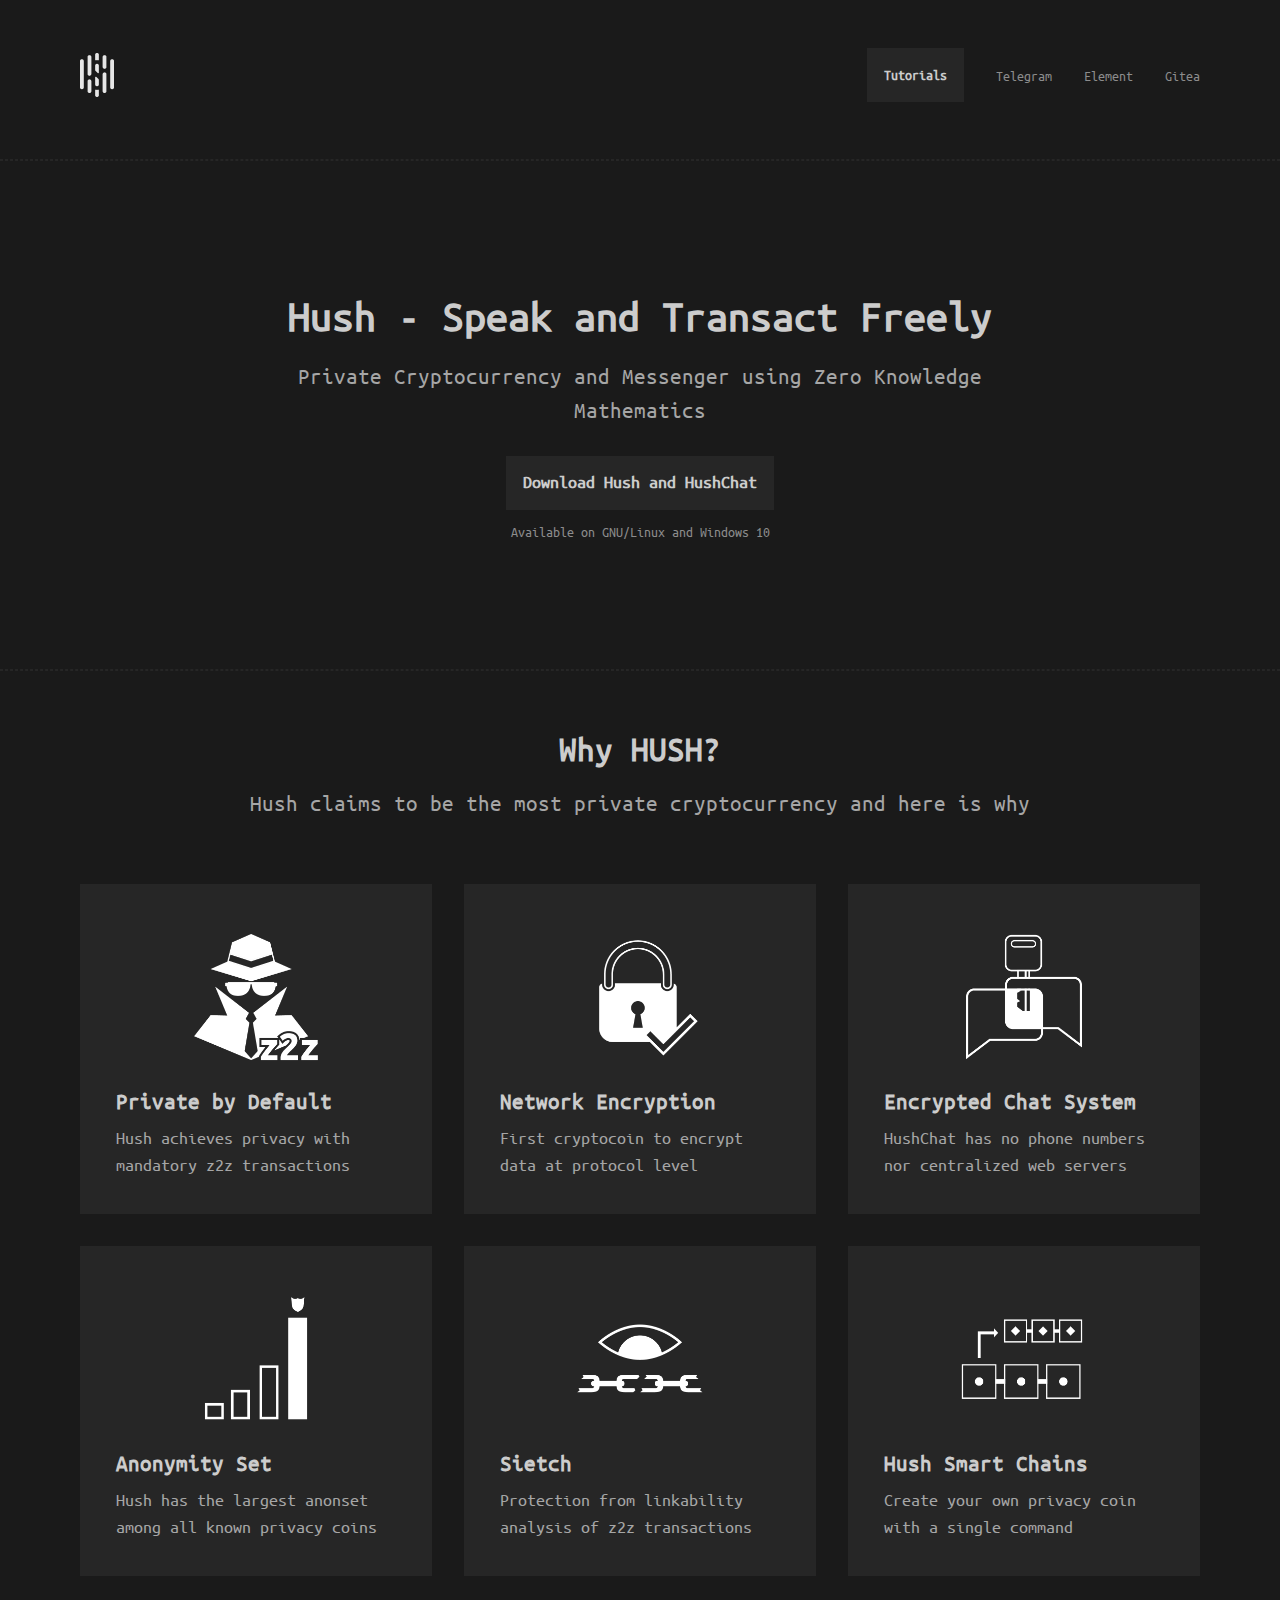
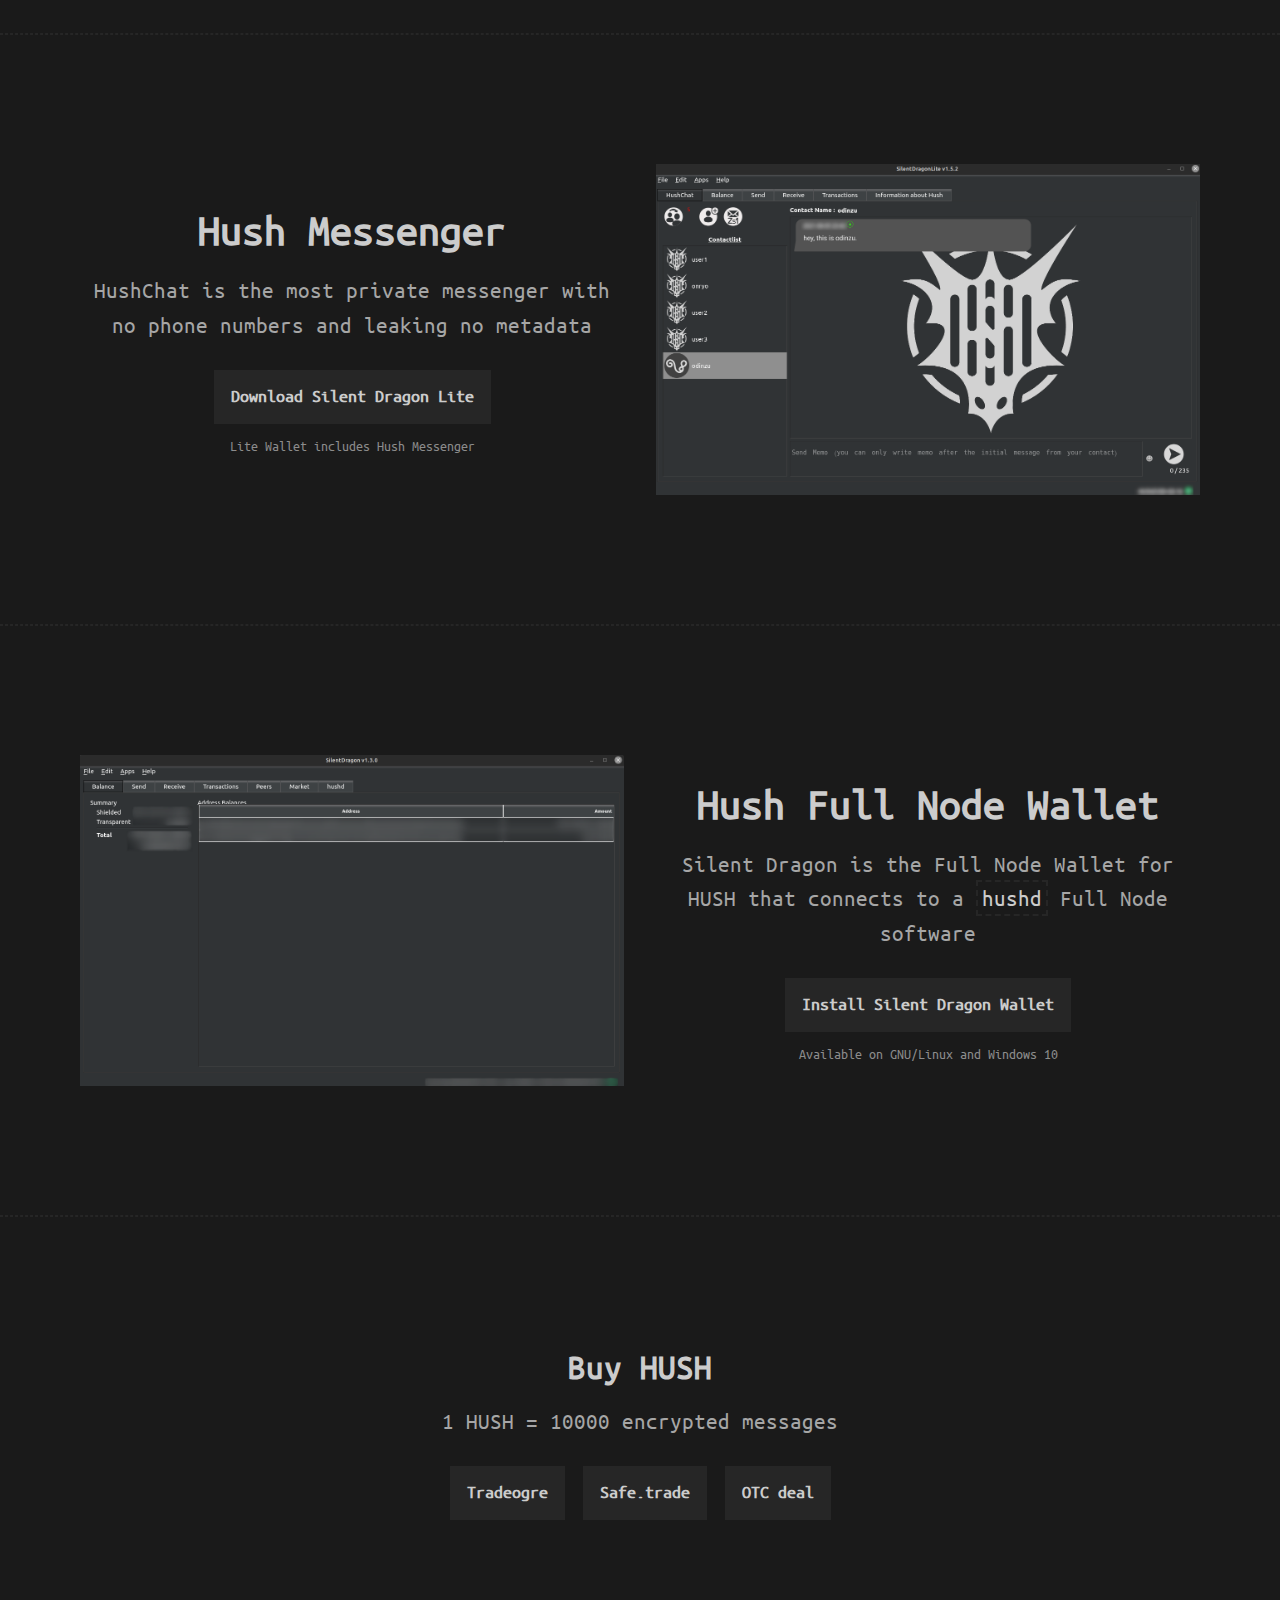
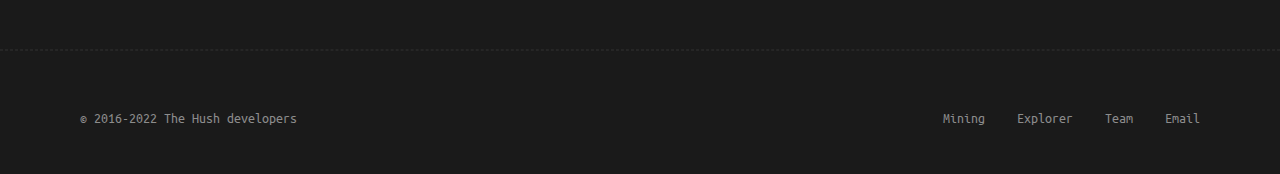
<file: Documents/Coding Projects/HUSH/text.hush.is/index.html>
<!DOCTYPE html>
<html lang="en">
<head>
<meta charset="UTF-8">
<meta name="viewport" content="width=device-width, initial-scale=1">
<meta name="uisual" content="Hush uses this html/css template made by uisual.com">
<link rel="stylesheet" href="style.css">
<title>Hush - Speak and Transact Freely</title>
</head>
<body>
<header class="section-footer">
<div class="layout-container">
<div class="section-footer__layout layout-flex">
<p class="section-footer--copyright text-note"><a href="https://hush.is"><img src="img/hushlogo.png"></a></p>
<a href="https://videos.hush.is" class="component-button component-button-normal component-button-primary"><small>Tutorials</small></a>
<a href="https://t.me/hush_main" class="text-note"><small>Telegram</small></a>
<a href="https://app.element.io/#/room/#hush:privacytools.io" class="text-note"><small>Element</small></a>
<a href="https://git.hush.is/hush" class="text-note"><small>Gitea</small></a>
</div>
</div>
</header>
<hr>
<section class="section-hero">
<div class="layout-container">
<div class="layout-column-6 layout-column-center">
<h1>Hush - Speak and Transact Freely</h1>
<p class="text-intro">Private Cryptocurrency and Messenger using Zero Knowledge Mathematics</p>
<div class="component-cta layout-flex">
<a href="https://git.hush.is/hush/SilentDragonLite/releases" class="component-button component-button-normal component-button-primary">Download Hush and HushChat</a>
<p class="text-note"><small>Available on GNU/Linux and Windows 10</small></p>
</div>
</div>
</div>
</section>
<hr>
<section class="section-feature">
<div class="layout-container">
<h2>Why HUSH?</h2>
<p class="text-intro">Hush claims to be the most private cryptocurrency and here is why</p>
<div class="section-feature__layout layout-grid layout-grid-3">
<div class="component-card layout-column-4">
<img src="img/icon_privacy_by_default.png" class="image-feature-icon">
<h4 class="component-card--title">Private by Default</h4>
<p>Hush achieves privacy with mandatory z2z transactions</p>
</div>
<div class="component-card layout-column-4">
<img src="img/icon_network_encrypted.png" class="image-feature-icon">
<h4 class="component-card--title">Network Encryption</h4>
<p>First cryptocoin to encrypt data at protocol level</p>
</div>
<div class="component-card layout-column-4">
<img src="img/icon_encrypted_messaging.png" class="image-feature-icon">
<h4 class="component-card--title">Encrypted Chat System</h4>
<p>HushChat has no phone numbers nor centralized web servers</p>
</div>
<div class="component-card layout-column-4">
<img src="img/icon_anonymity_set.png" class="image-feature-icon">
<h4 class="component-card--title">Anonymity Set</h4>
<p>Hush has the largest anonset among all known privacy coins</p>
</div>
<div class="component-card layout-column-4">
<img src="img/icon_sietch.png" class="image-feature-icon">
<h4 class="component-card--title">Sietch</h4>
<p>Protection from linkability analysis of z2z transactions</p>
</div>
<div class="component-card layout-column-4">
<img src="img/icon_smartchains.png" class="image-feature-icon">
<h4 class="component-card--title">Hush Smart Chains</h4>
<p>Create your own privacy coin with a single command</p>
</div>
</div>
</div>
</section>
<hr>
<section class="section-hero">
<div class="layout-container">
<div class="section-hero__layout layout-grid layout-grid-2">
<div>
<h1>Hush Messenger</h1>
<p class="text-intro">HushChat is the most private messenger with no phone numbers and leaking no metadata</p>
<div class="component-cta layout-flex">
<a href="https://git.hush.is/hush/SilentDragonLite/releases" class="component-button component-button-normal component-button-primary">Download Silent Dragon Lite</a>
<p class="text-note"><small>Lite Wallet includes Hush Messenger</small></p>
</div>
</div>
<img src="img/sdl.png">
</div>
</div>
</section>
<hr>
<section class="section-hero">
<div class="layout-container">
<div class="section-hero__layout layout-grid layout-grid-2">
<img src="img/sd.png">
<div>
<h1>Hush Full Node Wallet</h1>
<p class="text-intro">Silent Dragon is the Full Node Wallet for HUSH that connects to a <a href="https://git.hush.is/hush/hush3" class="component-button-link">hushd</a> Full Node software</p>
<div class="component-cta layout-flex">
<a href="https://git.hush.is/hush/SilentDragon" class="component-button component-button-normal component-button-primary">Install Silent Dragon Wallet</a>
<p class="text-note"><small>Available on GNU/Linux and Windows 10</small></p>
</div>
</div>
</div>
</section>
<hr>
<section class="section-close">
<div class="layout-container">
<div class="layout-column-6 layout-column-center">
<h2>Buy HUSH</h2>
<p class="text-intro">1 HUSH = 10000 encrypted messages</p>
<div class="component-cta-row layout-flex">
<a href="https://tradeogre.com/exchange/BTC-HUSH" class="component-button component-button-normal component-button-primary">Tradeogre</a>&nbsp;&nbsp;
<a href="https://safe.trade/trading/hushbtc" class="component-button component-button-normal component-button-primary">Safe.trade</a>&nbsp;&nbsp;
<a href="https://t.me/onryo" class="component-button component-button-normal component-button-primary">OTC deal</a>
</div>
</div>
</div>
</section>
<hr>
<footer role="contentinfo" class="section-footer">
<div class="layout-container">
<div class="section-footer__layout layout-flex">
<p class="section-footer--copyright text-note"><small>&copy; 2016-2022 The Hush developers</small></p>
<a href="https://whattomine.com/coins/168-hush-equihash" class="text-note"><small>Mining</small></a>
<a href="https://explorer.hush.is" class="text-note"><small>Explorer</small></a>
<a href="https://git.hush.is/explore/users" class="text-note"><small>Team</small></a>
<a href="onryo[at]hush[dot]land" class="text-note"><small>Email</small></a>
</div>
</div>
</footer>
</body>
</html>
</file>
<file: Documents/Coding Projects/HUSH/text.hush.is/style.css>
:root {

--typography-h1: 1.9375rem;
--typography-h2: 1.5625rem;
--typography-h4: 1rem;
--typography-p : 1rem;
--typography-s : .8125rem;

--typography-h1-leading: 1.2;
--typography-h2-leading: 1.2;
--typography-h4-leading: 1.25;
--typography-p-leading : 1.5;

--typography-margin-heading: 1.75rem;
--typography-margin-body : 1.125rem;

--layout-container: 1.25rem;
--layout-grid : 3.625rem;
--layout-gutter : 1rem;

--gap-cta: .75rem;
--gap-hero : 2rem;
--gap-feature: 2rem;
--gap-card : 1.25rem;

--radius-button: 0rem;
--radius-card: 0rem;

}

html { box-sizing: border-box; }

*,
*:before,
*:after { box-sizing: inherit; }

body {
background-color: #1a1a1a;
color: #a6a6a6;
font-family: 'Ubuntu Mono';
font-feature-settings: "liga", "kern";
font-size: var(--typography-p);
font-weight: 400;
line-height: var(--typography-p-leading);
margin: 0 auto;
text-rendering: optimizeLegibility;
-webkit-font-smoothing: antialiased;
}

* { scrollbar-width: thin; scrollbar-color: #262626 #1a1a1a }
::-webkit-scrollbar { width: 6px }
::-webkit-scrollbar-thumb { background: #262626 }

@font-face { font-family: 'Ubuntu Mono'; src: url('UbuntuMono.ttf') format('truetype') }

a {
color: #262626;
text-decoration: none;
}

h1,
h2,
h4,
p { margin-top: 0;
margin-bottom: 0; }

h1,
h2,
h4 { color: #cccccc; }
h1,
h2 { margin-bottom: var(--typography-margin-heading); }

h1 {
font-size: var(--typography-h1);
line-height: var(--typography-h1-leading);
}

h2 {
font-size: var(--typography-h2);
line-height: var(--typography-h2-leading);
}

h4 {
font-size: var(--typography-h4);
line-height: var(--typography-h4-leading);
}

p { margin-bottom: var(--typography-margin-body); }

ul { margin-top: 0 }
ul { margin-bottom: var(--typography-margin-body); }

p:last-child { margin-bottom: 0; }
ul:last-child { margin-bottom: 0; }
ul { padding-left: 0; }

strong { font-weight: 700; }

small { font-size: var(--typography-s); }

.text-note {
color: #8c8c8c;
line-height: 1;
}

hr {
border: 1px dashed #262626
}

.image-feature-icon {

padding-left: 75px;
padding-right: 75px;
padding-top: 12px;
padding-bottom: 25px;
}

img,
svg {
display: block;
height: auto;
margin: 0 auto;
max-width: 100%;
}

.layout-container {
padding-left: var(--layout-container);
padding-right: var(--layout-container);
}

.layout-flex,
.layout-grid {
align-items: center;
justify-content: center;
}

.layout-flex { display: flex; }

.layout-grid { display: grid; }

.component-cta {
flex-direction: column;
row-gap: var(--gap-cta);
}

.component-cta-row {
flex-direction: row;
row-gap: var(--gap-cta);
}

.component-button {
border: .0625rem solid #262626;
border-radius: var(--radius-button);
display: block;
font-weight: 700;
line-height: 1;
text-align: center;
}

.component-button-link {
border: .15rem dashed #262626;
border-radius: var(--radius-button);
line-height: 1;
text-align: center;
padding: .25rem 0.25rem .25rem;
color: #cccccc
}

.component-button:hover {
background-color: #333333
}

.layout-grid-2 {
column-gap: var(--layout-gutter);
grid-template-columns: repeat(2, 1fr);
justify-items: center
}

.component-button-primary {
background-color: #262626;
color: #cccccc
}

.component-button-normal {
padding: .75rem 1rem .875rem;
width: fit-content
}

.component-button-small {
font-size: var(--typography-s);
padding: .5rem .75rem .5625rem
}

.component-card {
background-color: #262626;
border-radius: var(--radius-card);
overflow: hidden;
padding: 2.25rem 1.5rem;
text-align: left;
width: 100%
}

.component-card--image { margin-bottom: 2.25rem; }

.component-card--title { margin-bottom: .5rem; }

.section-header {
padding-bottom: 1.25rem;
padding-top: 1.25rem
}

.section-header__layout { justify-content: space-between; }

.section-hero {
padding-bottom: 5rem;
padding-top: 5rem;
text-align: center
}

.section-hero--image { margin-top: var(--gap-hero); }

.section-feature {
padding-bottom: 1.25rem;
padding-top: 1.25rem;
text-align: center
}

.section-feature__layout {
margin-top: var(--gap-feature);
row-gap: var(--gap-card)
}

.section-close {
padding-bottom: 5rem;
padding-top: 5rem;
text-align: center
}

.section-close--logo {
margin-bottom: var(--typography-margin-body);
}

.section-footer {
padding-bottom: 1.25rem;
padding-top: 1.25rem;
}

.section-footer__layout {
column-gap: var(--layout-gutter);
}

.section-footer--copyright {
margin-bottom: 0rem;
margin-right: auto;
}

@media screen and (min-width: 48rem) {

:root {

--typography-h1: 2.1875rem;
--typography-h2: 1.75rem;
--typography-h4: 1.125rem;
--typography-p : 1.125rem;
--typography-s : .875rem;

--typography-margin-body: 1.25rem;

--layout-container: 4.25rem;
--layout-gutter : 1.5rem;

--gap-hero : 3rem;
--gap-feature: 3rem;
--gap-card : 1.5rem;

}

.layout-container,
.layout-column-center {
margin-left: auto;
margin-right: auto;
}

.layout-grid-3 {
column-gap: var(--layout-gutter);
grid-template-columns: repeat(2, 1fr);
justify-items: center;
}

.layout-grid-3 div:nth-of-type(3) {
left: calc(50% + (var(--layout-gutter) / 2));
position: relative;
}

.layout-column-6 {
width: calc((var(--layout-grid) * 10) +
 (var(--layout-gutter) * 5));
}

.component-card {
padding-left: 2.25rem;
padding-right: 2.25rem;
}

.section-header {
padding-bottom: 2rem;
padding-top: 2rem;
}

.section-feature {
padding-bottom: 2rem;
padding-top: 2rem;
}

.section-close--logo { width: 4rem; }

.section-footer {
padding-bottom: 2rem;
padding-top: 2rem;
}

@media screen and (min-width: 64rem) {

:root {

--layout-container: 0;

}

a { transition: all 250ms ease; }

a:not(.component-button):hover {
color: #a6a6a6;
}

.layout-container { width: 60rem; }

.layout-grid-3 { grid-template-columns: repeat(3, 1fr); }

.layout-grid-3 div:nth-of-type(3) { position: static; }

}

@media screen and (min-width: 75rem) {

:root {

--typography-h1: 2.75rem;
--typography-h2: 2.1875rem;
--typography-h4: 1.4375rem;

--typography-margin-heading: 1rem;
--typography-margin-body : 1.75rem;

--layout-grid: 4rem;
--layout-gutter: 2rem;

--gap-hero : 4rem;
--gap-feature: 4rem;
--gap-card : 2rem;

}

.text-intro { font-size: var(--typography-h4) }

.layout-container { width: 70rem; }

.component-button-normal {
padding-bottom: 1.125rem;
padding-top: 1rem;
}

.component-button-small {
padding-bottom: .6875rem;
padding-top: .625rem;
}

.section-header {
padding-bottom: 3rem;
padding-top: 3rem;
}

.section-hero {
padding-bottom: 7.5rem;
padding-top: 7.5rem;
}

.section-feature {
padding-bottom: 3rem;
padding-top: 3rem;
}

.section-close {
padding-bottom: 7.5rem;
padding-top: 7.5rem;
}

.section-footer {
padding-bottom: 3rem;
padding-top: 3rem;
}
</file>
